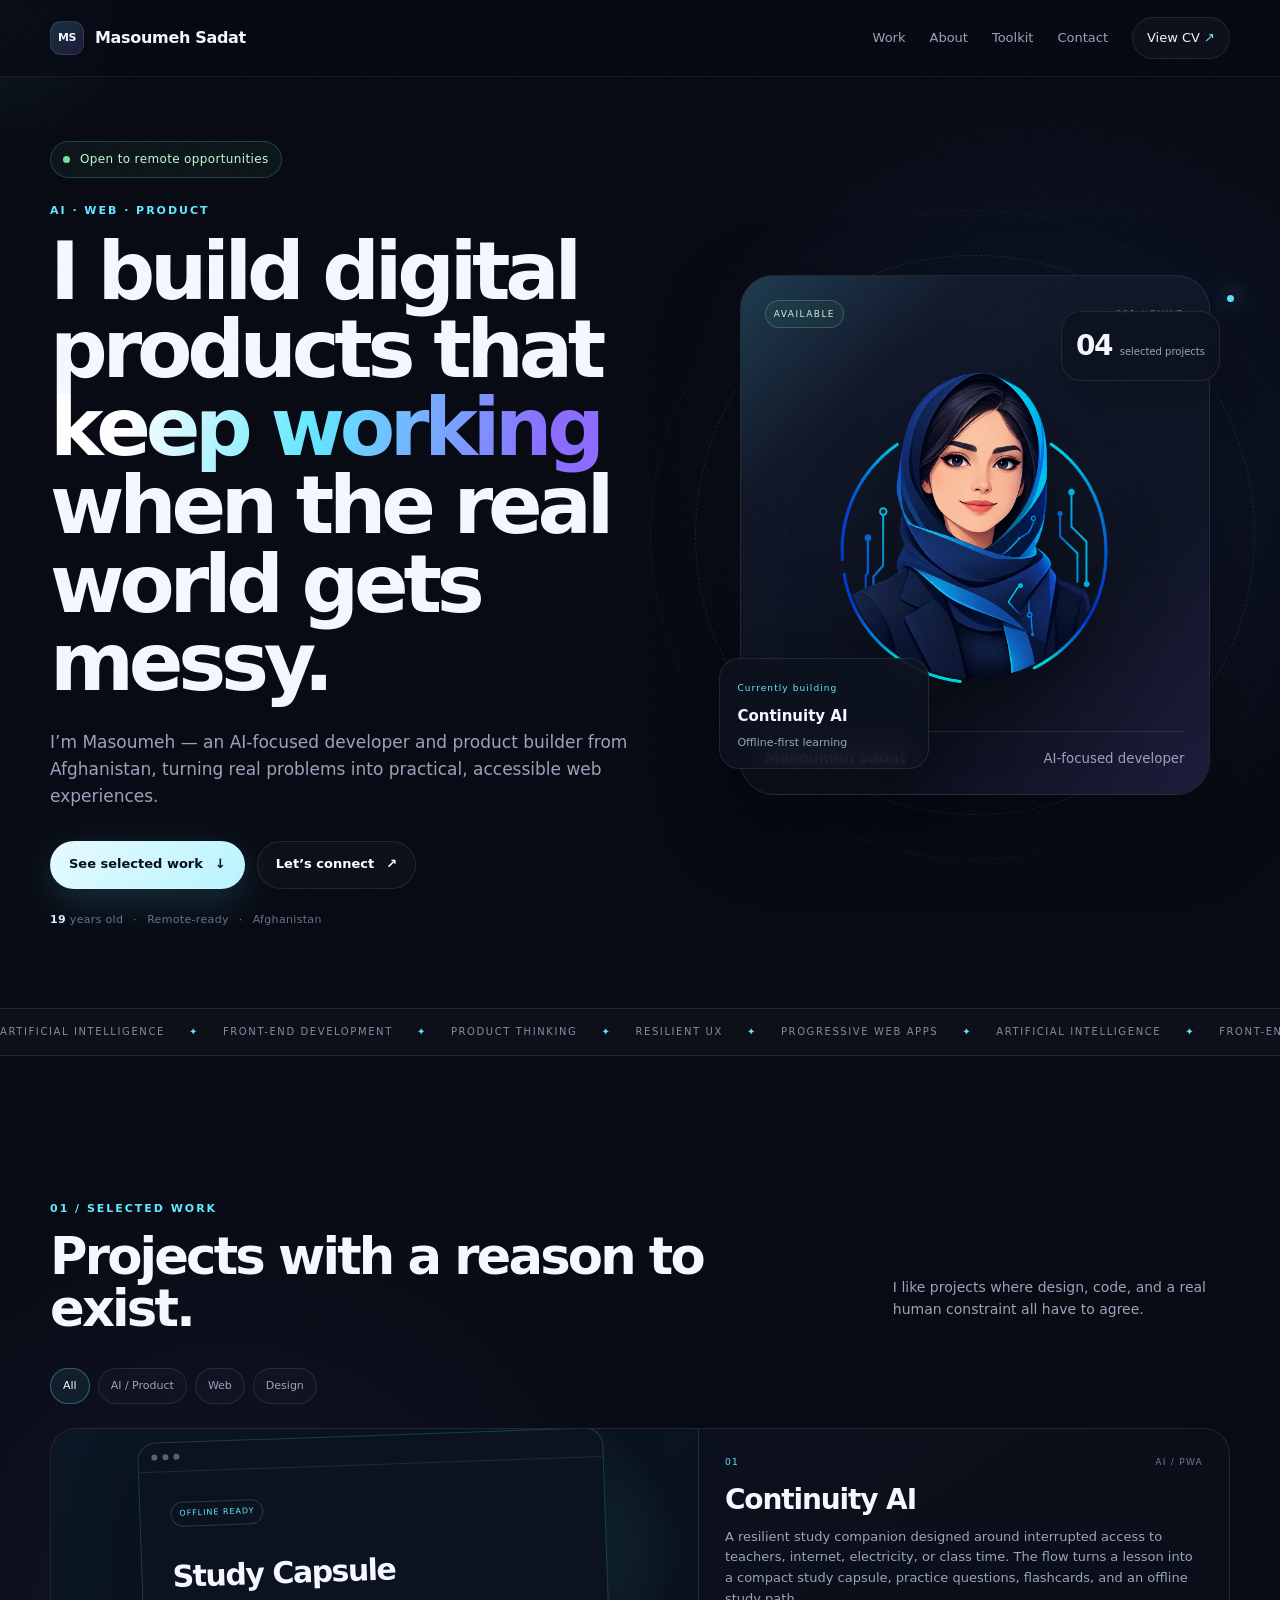
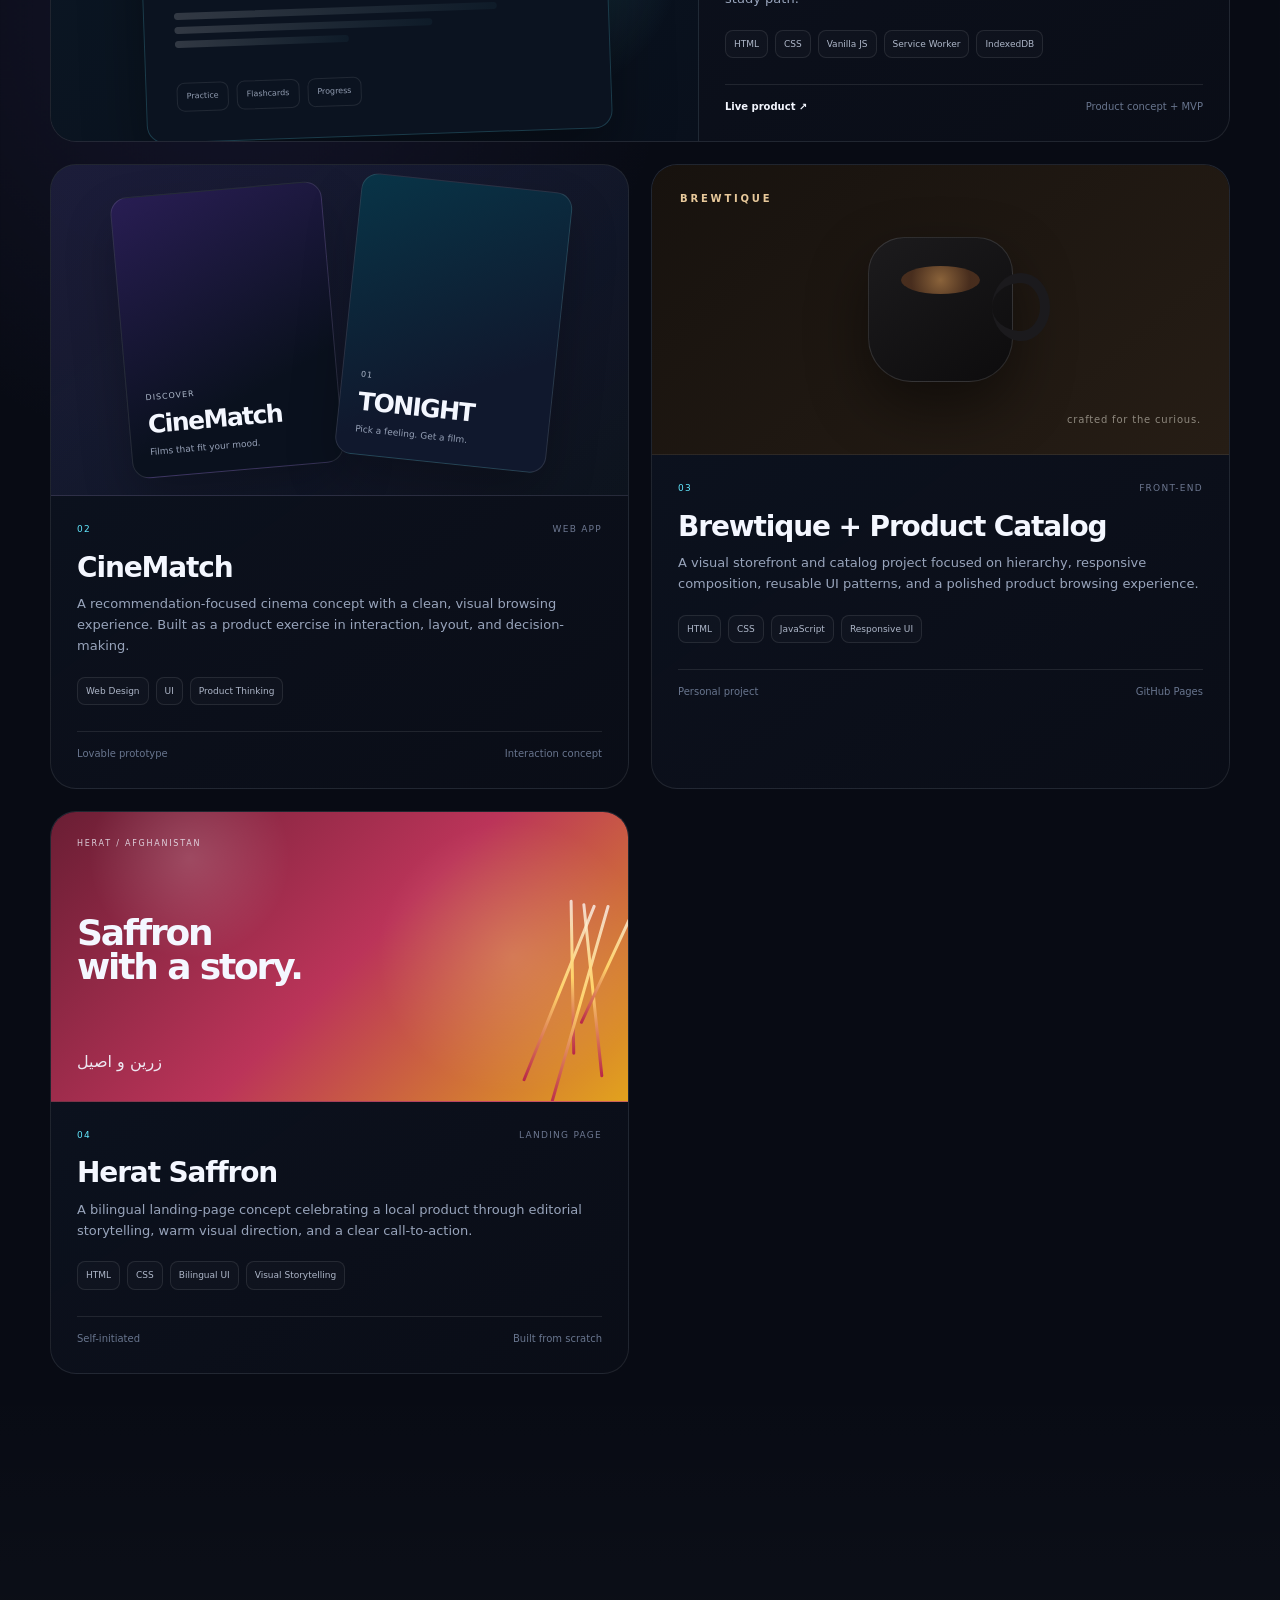
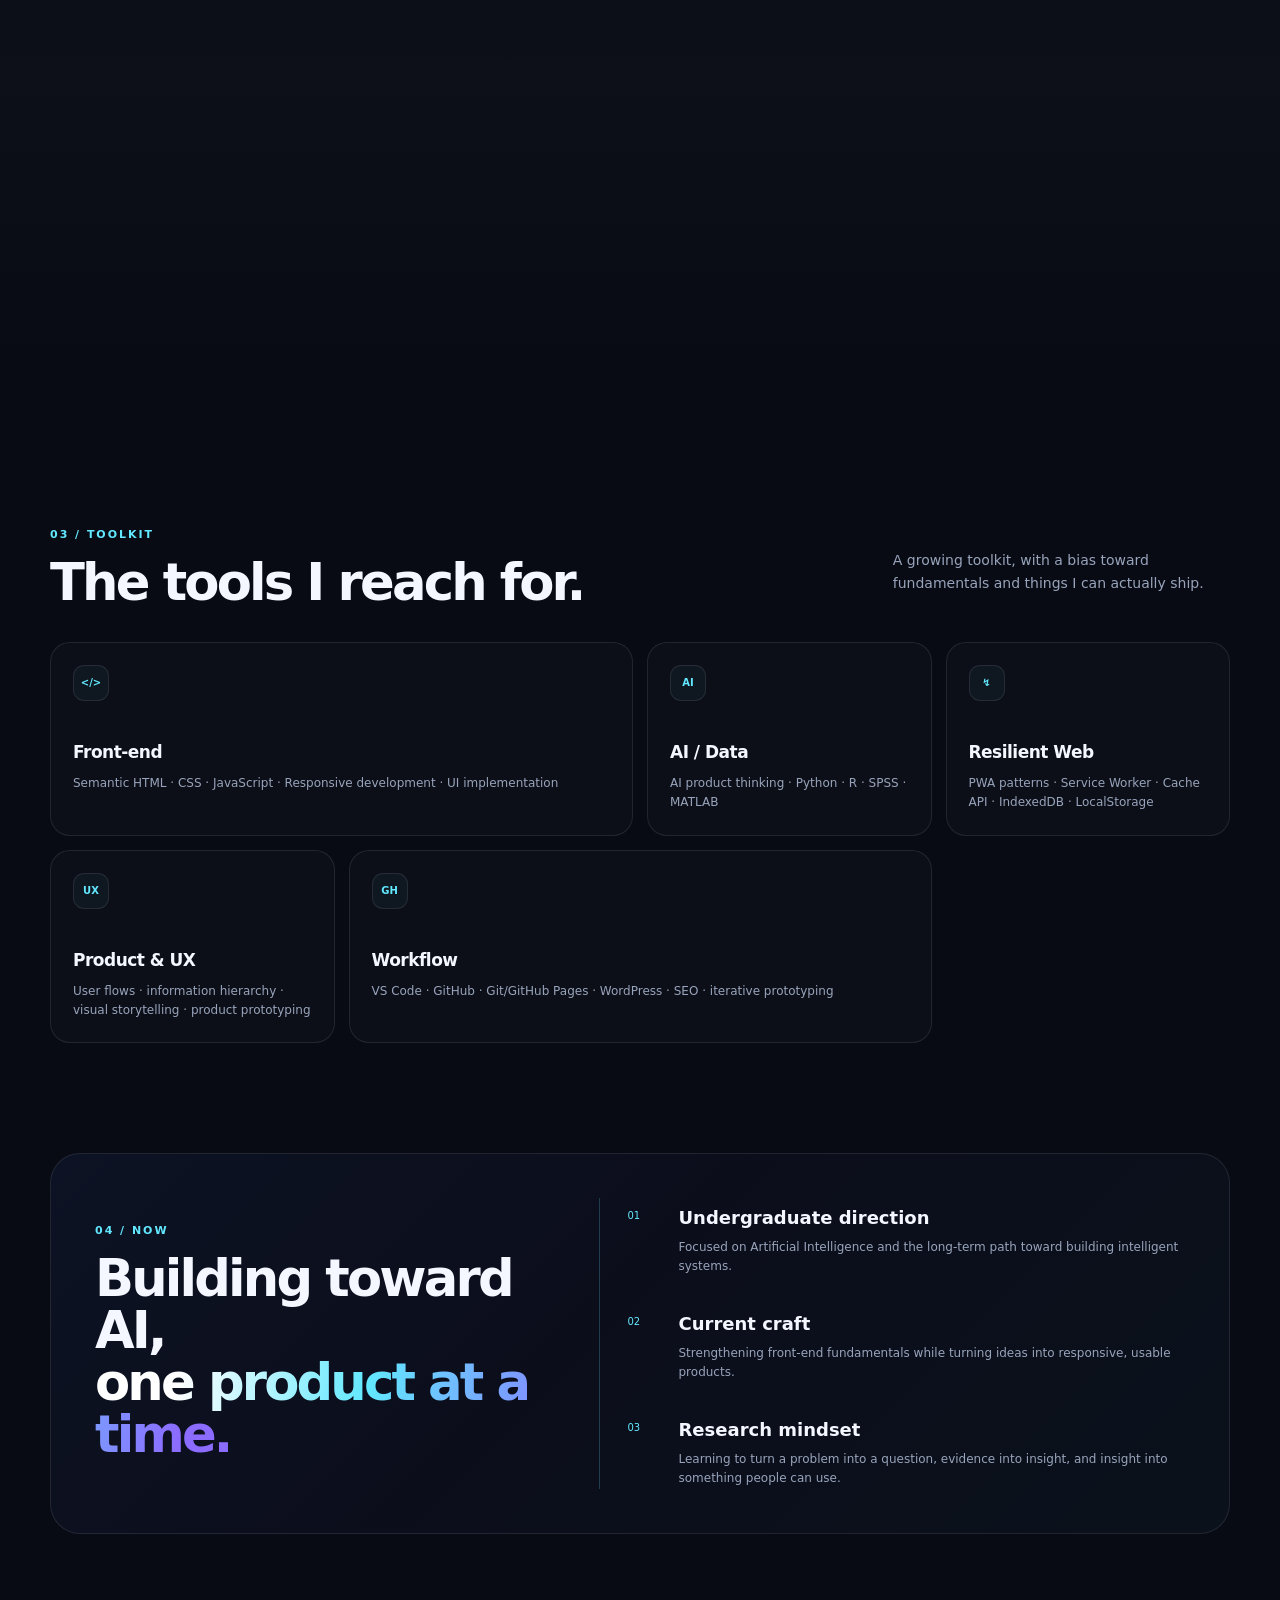
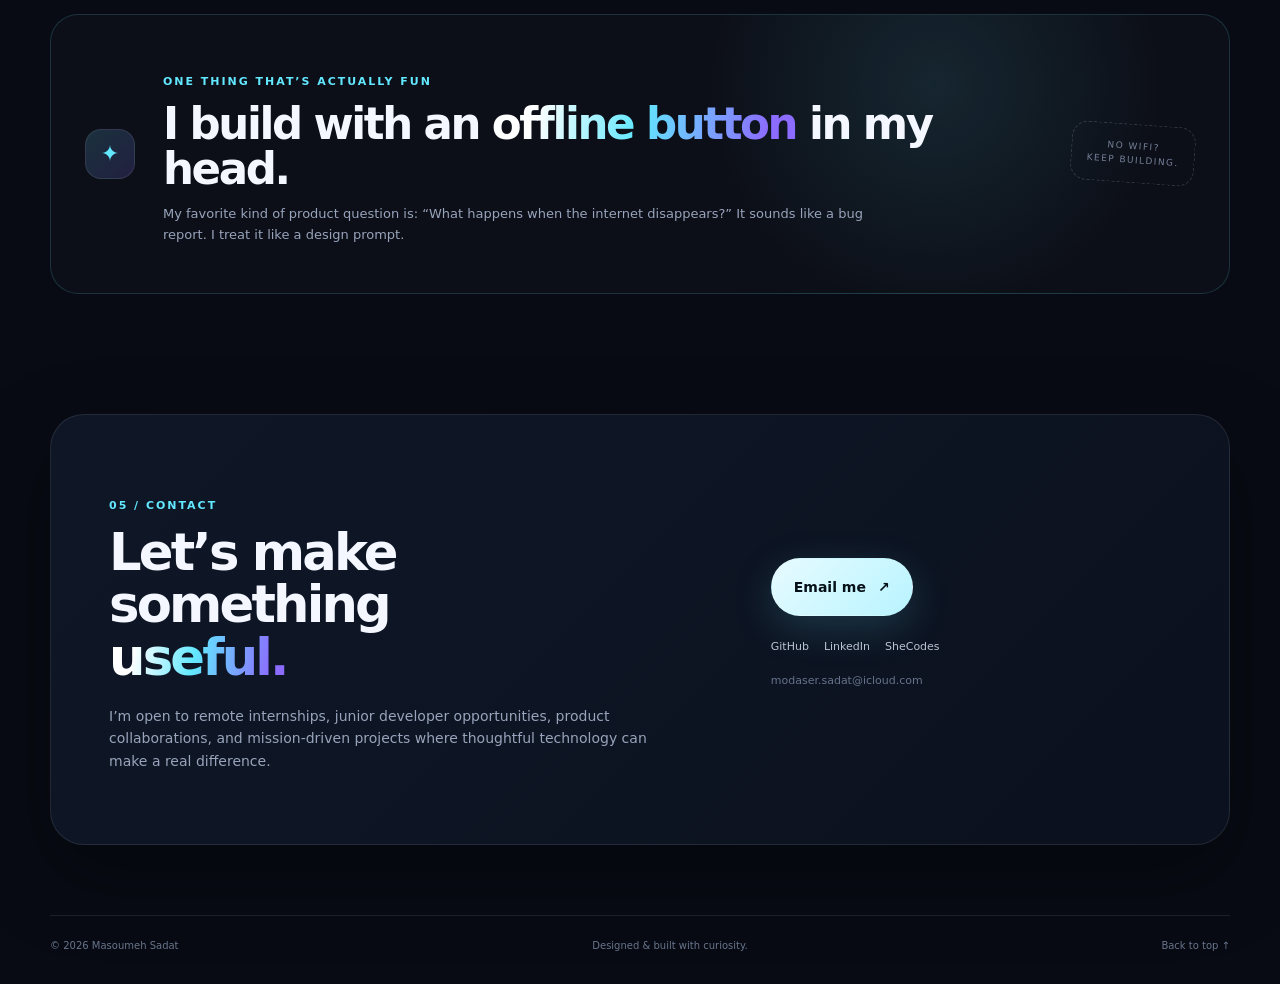
<file: index.html>
<!doctype html>
<html lang="en">
<head>
  <meta charset="utf-8" />
  <meta name="viewport" content="width=device-width, initial-scale=1" />
  <meta name="theme-color" content="#080b14" />
  <meta name="description" content="Masoumeh Sadat — AI-focused developer and product builder creating resilient, thoughtful digital experiences." />
  <meta property="og:title" content="Masoumeh Sadat — AI-Focused Developer" />
  <meta property="og:description" content="AI-focused developer and product builder building thoughtful, resilient web experiences." />
  <meta property="og:type" content="website" />
  <title>Masoumeh Sadat — AI-Focused Developer</title>
  <link rel="icon" href="avatar.png" type="image/png" />
  <link rel="stylesheet" href="style.css" />
</head>
<body>
  <div class="site-noise" aria-hidden="true"></div>
  <div class="cursor-glow" aria-hidden="true"></div>

  <header class="nav-wrap">
    <nav class="nav container" aria-label="Primary navigation">
      <a class="brand" href="#top" aria-label="Masoumeh Sadat home">
        <span class="brand-mark">MS</span>
        <span>Masoumeh Sadat</span>
      </a>

      <button class="nav-toggle" aria-label="Open navigation" aria-expanded="false" aria-controls="nav-links">
        <span></span><span></span>
      </button>

      <div class="nav-links" id="nav-links">
        <a href="#work">Work</a>
        <a href="#about">About</a>
        <a href="#toolkit">Toolkit</a>
        <a href="#contact">Contact</a>
        <a class="nav-cta" href="resume.html" target="_blank" rel="noreferrer">View CV <span>↗</span></a>
      </div>
    </nav>
  </header>

  <main id="top">
    <section class="hero container">
      <div class="hero-copy reveal">
        <div class="eyebrow"><span class="pulse-dot"></span> Open to remote opportunities</div>
        <p class="hero-kicker">AI · WEB · PRODUCT</p>
        <h1>I build digital products that <span>keep working</span> when the real world gets messy.</h1>
        <p class="hero-lede">I’m Masoumeh — an AI-focused developer and product builder from Afghanistan, turning real problems into practical, accessible web experiences.</p>
        <div class="hero-actions">
          <a class="button button-primary" href="#work">See selected work <span>↓</span></a>
          <a class="button button-ghost" href="mailto:modaser.sadat@icloud.com">Let’s connect <span>↗</span></a>
        </div>
        <div class="micro-proof">
          <span><b>19</b> years old</span>
          <span>·</span>
          <span>Remote-ready</span>
          <span>·</span>
          <span>Afghanistan</span>
        </div>
      </div>

      <div class="hero-visual reveal reveal-delay">
        <div class="orbit orbit-a"></div>
        <div class="orbit orbit-b"></div>
        <div class="visual-card avatar-card">
          <div class="avatar-topline">
            <span class="mini-chip">AVAILABLE</span>
            <span class="mini-code">001 / BUILD</span>
          </div>
          <img src="avatar.png" alt="Stylized professional avatar" class="avatar" />
          <div class="avatar-caption">
            <span>Masoumeh Sadat</span>
            <small>AI-focused developer</small>
          </div>
        </div>
        <div class="floating-card floating-card-one">
          <span class="floating-label">Currently building</span>
          <strong>Continuity AI</strong>
          <small>Offline-first learning</small>
        </div>
        <div class="floating-card floating-card-two">
          <span class="stat-number">04</span>
          <small>selected projects</small>
        </div>
      </div>
    </section>

    <section class="ticker" aria-label="Core focus areas">
      <div class="ticker-track">
        <span>Artificial Intelligence</span><i>✦</i><span>Front-end Development</span><i>✦</i><span>Product Thinking</span><i>✦</i><span>Resilient UX</span><i>✦</i><span>Progressive Web Apps</span><i>✦</i>
        <span>Artificial Intelligence</span><i>✦</i><span>Front-end Development</span><i>✦</i><span>Product Thinking</span><i>✦</i><span>Resilient UX</span><i>✦</i><span>Progressive Web Apps</span><i>✦</i>
      </div>
    </section>

    <section class="section container" id="work">
      <div class="section-heading reveal">
        <div>
          <p class="section-label">01 / SELECTED WORK</p>
          <h2>Projects with a reason to exist.</h2>
        </div>
        <p class="section-intro">I like projects where design, code, and a real human constraint all have to agree.</p>
      </div>

      <div class="filter-row reveal" role="tablist" aria-label="Project filters">
        <button class="filter active" data-filter="all" role="tab" aria-selected="true">All</button>
        <button class="filter" data-filter="ai" role="tab" aria-selected="false">AI / Product</button>
        <button class="filter" data-filter="web" role="tab" aria-selected="false">Web</button>
        <button class="filter" data-filter="design" role="tab" aria-selected="false">Design</button>
      </div>

      <div class="project-grid">
        <article class="project-card featured reveal" data-tags="ai web">
          <div class="project-visual continuity-visual">
            <div class="project-window">
              <div class="window-dots"><span></span><span></span><span></span></div>
              <div class="window-body">
                <div class="capsule-pill">OFFLINE READY</div>
                <div class="capsule-title">Study Capsule</div>
                <div class="capsule-lines"><i></i><i></i><i></i></div>
                <div class="capsule-bottom"><span>Practice</span><span>Flashcards</span><span>Progress</span></div>
              </div>
            </div>
          </div>
          <div class="project-content">
            <div class="project-topline"><span class="project-index">01</span><span class="project-type">AI / PWA</span></div>
            <h3>Continuity AI</h3>
            <p>A resilient study companion designed around interrupted access to teachers, internet, electricity, or class time. The flow turns a lesson into a compact study capsule, practice questions, flashcards, and an offline study path.</p>
            <div class="tag-row"><span>HTML</span><span>CSS</span><span>Vanilla JS</span><span>Service Worker</span><span>IndexedDB</span></div>
            <div class="project-actions"><a href="https://continuityai.lovable.app/" target="_blank" rel="noreferrer">Live product ↗</a><span>Product concept + MVP</span></div>
          </div>
        </article>

        <article class="project-card reveal" data-tags="web design">
          <div class="project-visual cine-visual">
            <div class="poster poster-one"><span>DISCOVER</span><strong>CineMatch</strong><small>Films that fit your mood.</small></div>
            <div class="poster poster-two"><span>01</span><strong>TONIGHT</strong><small>Pick a feeling. Get a film.</small></div>
          </div>
          <div class="project-content">
            <div class="project-topline"><span class="project-index">02</span><span class="project-type">WEB APP</span></div>
            <h3>CineMatch</h3>
            <p>A recommendation-focused cinema concept with a clean, visual browsing experience. Built as a product exercise in interaction, layout, and decision-making.</p>
            <div class="tag-row"><span>Web Design</span><span>UI</span><span>Product Thinking</span></div>
            <div class="project-actions"><span>Lovable prototype</span><span>Interaction concept</span></div>
          </div>
        </article>

        <article class="project-card reveal" data-tags="web design">
          <div class="project-visual brew-visual">
            <div class="brew-label">BREWTIQUE</div>
            <div class="brew-cup"><span></span></div>
            <div class="brew-caption">crafted for the curious.</div>
          </div>
          <div class="project-content">
            <div class="project-topline"><span class="project-index">03</span><span class="project-type">FRONT-END</span></div>
            <h3>Brewtique + Product Catalog</h3>
            <p>A visual storefront and catalog project focused on hierarchy, responsive composition, reusable UI patterns, and a polished product browsing experience.</p>
            <div class="tag-row"><span>HTML</span><span>CSS</span><span>JavaScript</span><span>Responsive UI</span></div>
            <div class="project-actions"><span>Personal project</span><span>GitHub Pages</span></div>
          </div>
        </article>

        <article class="project-card reveal" data-tags="web design">
          <div class="project-visual saffron-visual">
            <div class="saffron-sky"></div>
            <div class="saffron-copy"><small>HERAT / AFGHANISTAN</small><strong>Saffron<br/>with a story.</strong><em>زرین و اصیل</em></div>
            <div class="saffron-stems"><i></i><i></i><i></i><i></i><i></i></div>
          </div>
          <div class="project-content">
            <div class="project-topline"><span class="project-index">04</span><span class="project-type">LANDING PAGE</span></div>
            <h3>Herat Saffron</h3>
            <p>A bilingual landing-page concept celebrating a local product through editorial storytelling, warm visual direction, and a clear call-to-action.</p>
            <div class="tag-row"><span>HTML</span><span>CSS</span><span>Bilingual UI</span><span>Visual Storytelling</span></div>
            <div class="project-actions"><span>Self-initiated</span><span>Built from scratch</span></div>
          </div>
        </article>
      </div>
    </section>

    <section class="section about-section" id="about">
      <div class="container split-layout">
        <div class="about-statement reveal">
          <p class="section-label">02 / ABOUT</p>
          <h2>I care about what happens <span>after the launch button.</span></h2>
          <p>My work sits at the intersection of artificial intelligence, front-end development, and product thinking. I’m interested in technology that is not only impressive in a demo, but understandable, useful, and resilient in the hands of a real person.</p>
          <p>Being a student building from Afghanistan has made constraints impossible to ignore. Unstable connectivity, interrupted electricity, and limited access to learning resources are not edge cases to me — they shape how I think about products.</p>
          <a class="text-link" href="mailto:modaser.sadat@icloud.com">Start a conversation <span>↗</span></a>
        </div>

        <div class="about-panel reveal reveal-delay">
          <div class="mini-section-title">WHAT I’M ABOUT</div>
          <div class="principle-list">
            <div class="principle"><span>01</span><div><strong>Build simply.</strong><p>Clear interfaces, straightforward code, fewer unnecessary moving parts.</p></div></div>
            <div class="principle"><span>02</span><div><strong>Design for reality.</strong><p>Connectivity, device limits, attention, and imperfect conditions belong in the product brief.</p></div></div>
            <div class="principle"><span>03</span><div><strong>Keep learning.</strong><p>AI is my long-term direction, while web development is the craft I use to turn ideas into working products.</p></div></div>
          </div>
        </div>
      </div>
    </section>

    <section class="section container" id="toolkit">
      <div class="section-heading reveal">
        <div>
          <p class="section-label">03 / TOOLKIT</p>
          <h2>The tools I reach for.</h2>
        </div>
        <p class="section-intro">A growing toolkit, with a bias toward fundamentals and things I can actually ship.</p>
      </div>

      <div class="toolkit-grid reveal">
        <div class="tool-card tool-wide">
          <div class="tool-icon">&lt;/&gt;</div>
          <h3>Front-end</h3>
          <p>Semantic HTML · CSS · JavaScript · Responsive development · UI implementation</p>
        </div>
        <div class="tool-card">
          <div class="tool-icon">AI</div>
          <h3>AI / Data</h3>
          <p>AI product thinking · Python · R · SPSS · MATLAB</p>
        </div>
        <div class="tool-card">
          <div class="tool-icon">↯</div>
          <h3>Resilient Web</h3>
          <p>PWA patterns · Service Worker · Cache API · IndexedDB · LocalStorage</p>
        </div>
        <div class="tool-card">
          <div class="tool-icon">UX</div>
          <h3>Product & UX</h3>
          <p>User flows · information hierarchy · visual storytelling · product prototyping</p>
        </div>
        <div class="tool-card tool-wide">
          <div class="tool-icon">GH</div>
          <h3>Workflow</h3>
          <p>VS Code · GitHub · Git/GitHub Pages · WordPress · SEO · iterative prototyping</p>
        </div>
      </div>
    </section>

    <section class="section journey-section">
      <div class="container">
        <div class="journey-shell reveal">
          <div class="journey-intro">
            <p class="section-label">04 / NOW</p>
            <h2>Building toward AI,<br/><span>one product at a time.</span></h2>
          </div>
          <div class="journey-items">
            <div class="journey-item"><span>01</span><div><strong>Undergraduate direction</strong><p>Focused on Artificial Intelligence and the long-term path toward building intelligent systems.</p></div></div>
            <div class="journey-item"><span>02</span><div><strong>Current craft</strong><p>Strengthening front-end fundamentals while turning ideas into responsive, usable products.</p></div></div>
            <div class="journey-item"><span>03</span><div><strong>Research mindset</strong><p>Learning to turn a problem into a question, evidence into insight, and insight into something people can use.</p></div></div>
          </div>
        </div>
      </div>
    </section>

    <section class="section container fun-section">
      <div class="fun-card reveal">
        <div class="fun-icon">✦</div>
        <div>
          <p class="section-label">ONE THING THAT’S ACTUALLY FUN</p>
          <h2>I build with an <span>offline button</span> in my head.</h2>
          <p>My favorite kind of product question is: “What happens when the internet disappears?” It sounds like a bug report. I treat it like a design prompt.</p>
        </div>
        <div class="fun-stamp">NO WIFI?<br/>KEEP BUILDING.</div>
      </div>
    </section>

    <section class="section contact-section" id="contact">
      <div class="container contact-shell reveal">
        <div>
          <p class="section-label">05 / CONTACT</p>
          <h2>Let’s make something<br/><span>useful.</span></h2>
          <p class="contact-copy">I’m open to remote internships, junior developer opportunities, product collaborations, and mission-driven projects where thoughtful technology can make a real difference.</p>
        </div>
        <div class="contact-actions">
          <a class="button button-primary button-large" href="mailto:modaser.sadat@icloud.com">Email me <span>↗</span></a>
          <div class="social-row">
            <a href="https://github.com/" target="_blank" rel="noreferrer" aria-label="GitHub">GitHub</a>
            <a href="https://www.linkedin.com/" target="_blank" rel="noreferrer" aria-label="LinkedIn">LinkedIn</a>
            <a href="https://www.shecodes.io/" target="_blank" rel="noreferrer" aria-label="SheCodes">SheCodes</a>
          </div>
          <p class="contact-email">modaser.sadat@icloud.com</p>
        </div>
      </div>
    </section>
  </main>

  <footer class="footer container">
    <span>© <span id="year"></span> Masoumeh Sadat</span>
    <span>Designed & built with curiosity.</span>
    <a href="#top">Back to top ↑</a>
  </footer>

  <script src="script.js"></script>
</body>
</html>
</file>
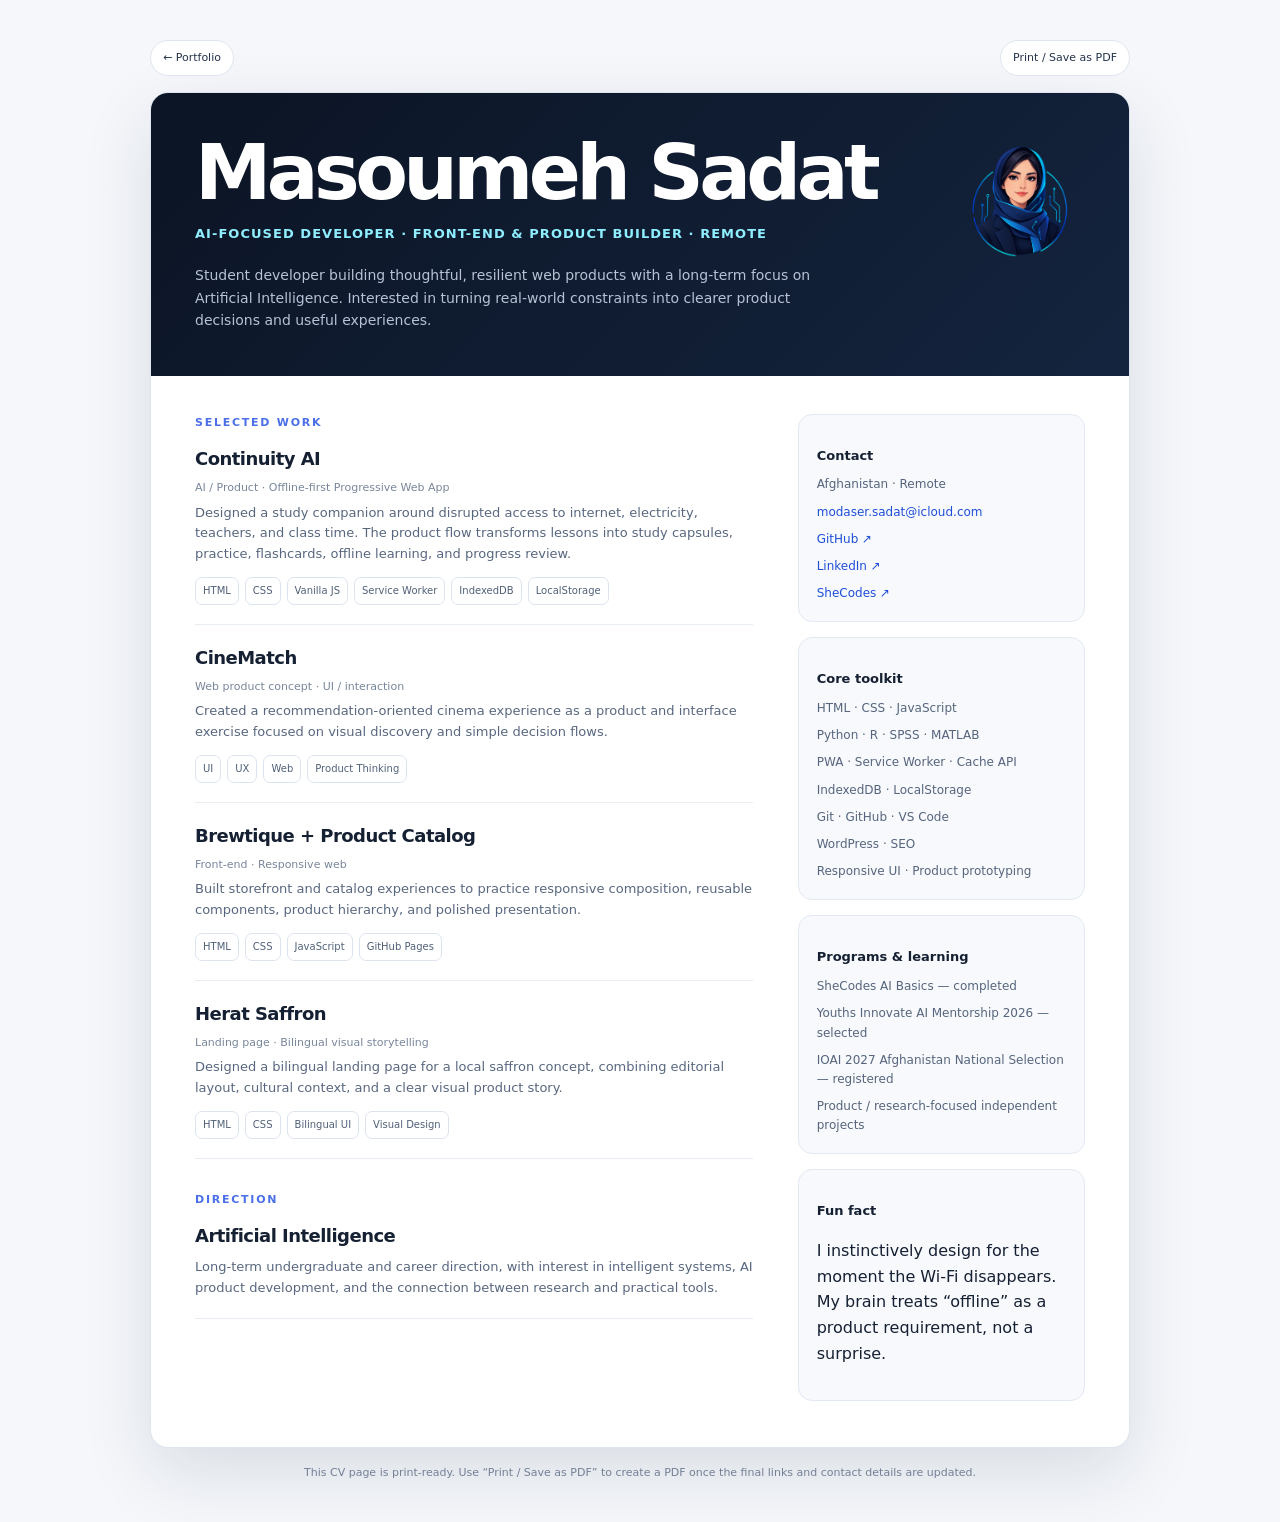
<file: resume.html>
<!doctype html>
<html lang="en">
<head>
  <meta charset="utf-8" />
  <meta name="viewport" content="width=device-width, initial-scale=1" />
  <title>Masoumeh Sadat — CV</title>
  <meta name="description" content="CV of Masoumeh Sadat, AI-focused developer and product builder." />
  <link rel="icon" href="avatar.png" type="image/png" />
  <link rel="stylesheet" href="style.css" />
  <style>
    body { background: #f5f7fb; color:#152033; }
    .cv-wrap { width:min(100% - 28px, 980px); margin:40px auto; }
    .cv-paper { background:#fff; border:1px solid #dfe5ef; box-shadow:0 24px 70px rgba(20,32,51,.12); border-radius:18px; overflow:hidden; }
    .cv-head { display:grid; grid-template-columns:1fr auto; gap:30px; padding:44px; background:linear-gradient(135deg,#0b1424,#14243e); color:#fff; }
    .cv-head h1 { margin:0; font-size:clamp(2.4rem,6vw,4.8rem); line-height:.95; letter-spacing:-.06em; }
    .cv-title { margin:14px 0 0; color:#8feeff; font-weight:800; font-size:13px; letter-spacing:.08em; text-transform:uppercase; }
    .cv-summary { margin:20px 0 0; max-width:650px; color:#b7c2d6; font-size:14px; }
    .cv-avatar { width:130px; height:130px; object-fit:contain; align-self:start; }
    .cv-body { padding:38px 44px 46px; display:grid; grid-template-columns:1.32fr .68fr; gap:45px; }
    .cv-section + .cv-section { margin-top:32px; }
    .cv-section h2 { margin:0 0 14px; font-size:11px; letter-spacing:.16em; text-transform:uppercase; color:#4b6fe8; }
    .cv-section h3 { margin:0; font-size:18px; letter-spacing:-.03em; }
    .cv-section p { margin:6px 0 0; color:#58677f; font-size:13px; }
    .cv-item { padding:0 0 19px; border-bottom:1px solid #e8edf4; margin-bottom:19px; }
    .cv-meta { margin-top:5px; color:#78869b; font-size:11px; }
    .cv-tags { display:flex; flex-wrap:wrap; gap:6px; margin-top:12px; }
    .cv-tags span { border:1px solid #dde4ef; padding:5px 7px; border-radius:7px; font-size:10px; color:#506078; }
    .cv-sidebox { padding:18px; background:#f7f9fc; border:1px solid #e3e9f2; border-radius:14px; }
    .cv-sidebox + .cv-sidebox { margin-top:15px; }
    .cv-sidebox h3 { font-size:13px; margin-bottom:9px; }
    .cv-list { margin:0; padding:0; list-style:none; display:grid; gap:8px; }
    .cv-list li { color:#56657d; font-size:12px; }
    .cv-contact a { color:#1f4ed8; }
    .cv-note { text-align:center; color:#738096; font-size:11px; margin:16px 0; }
    .cv-tools { display:flex; justify-content:space-between; gap:10px; margin-bottom:16px; }
    .cv-tools a, .cv-tools button { border:1px solid #dfe5ef; background:#fff; color:#23324a; border-radius:999px; padding:8px 12px; font-size:11px; cursor:pointer; }
    @media (max-width: 720px) {
      .cv-head { grid-template-columns:1fr; padding:30px; }
      .cv-avatar { width:110px; }
      .cv-body { padding:30px; grid-template-columns:1fr; }
      .cv-tools { position:sticky; top:8px; z-index:2; }
    }
    @media print {
      body { background:#fff; }
      .cv-wrap { width:100%; margin:0; }
      .cv-paper { border:0; box-shadow:none; border-radius:0; }
      .cv-tools, .cv-note { display:none; }
      .cv-head { -webkit-print-color-adjust:exact; print-color-adjust:exact; }
    }
  </style>
</head>
<body>
  <div class="cv-wrap">
    <div class="cv-tools">
      <a href="index.html">← Portfolio</a>
      <button type="button" onclick="window.print()">Print / Save as PDF</button>
    </div>
    <article class="cv-paper">
      <header class="cv-head">
        <div>
          <h1>Masoumeh Sadat</h1>
          <div class="cv-title">AI-Focused Developer · Front-end & Product Builder · Remote</div>
          <p class="cv-summary">Student developer building thoughtful, resilient web products with a long-term focus on Artificial Intelligence. Interested in turning real-world constraints into clearer product decisions and useful experiences.</p>
        </div>
        <img src="avatar.png" alt="Professional digital avatar" class="cv-avatar" />
      </header>

      <div class="cv-body">
        <div>
          <section class="cv-section">
            <h2>Selected work</h2>
            <div class="cv-item">
              <h3>Continuity AI</h3>
              <div class="cv-meta">AI / Product · Offline-first Progressive Web App</div>
              <p>Designed a study companion around disrupted access to internet, electricity, teachers, and class time. The product flow transforms lessons into study capsules, practice, flashcards, offline learning, and progress review.</p>
              <div class="cv-tags"><span>HTML</span><span>CSS</span><span>Vanilla JS</span><span>Service Worker</span><span>IndexedDB</span><span>LocalStorage</span></div>
            </div>
            <div class="cv-item">
              <h3>CineMatch</h3>
              <div class="cv-meta">Web product concept · UI / interaction</div>
              <p>Created a recommendation-oriented cinema experience as a product and interface exercise focused on visual discovery and simple decision flows.</p>
              <div class="cv-tags"><span>UI</span><span>UX</span><span>Web</span><span>Product Thinking</span></div>
            </div>
            <div class="cv-item">
              <h3>Brewtique + Product Catalog</h3>
              <div class="cv-meta">Front-end · Responsive web</div>
              <p>Built storefront and catalog experiences to practice responsive composition, reusable components, product hierarchy, and polished presentation.</p>
              <div class="cv-tags"><span>HTML</span><span>CSS</span><span>JavaScript</span><span>GitHub Pages</span></div>
            </div>
            <div class="cv-item">
              <h3>Herat Saffron</h3>
              <div class="cv-meta">Landing page · Bilingual visual storytelling</div>
              <p>Designed a bilingual landing page for a local saffron concept, combining editorial layout, cultural context, and a clear visual product story.</p>
              <div class="cv-tags"><span>HTML</span><span>CSS</span><span>Bilingual UI</span><span>Visual Design</span></div>
            </div>
          </section>

          <section class="cv-section">
            <h2>Direction</h2>
            <div class="cv-item">
              <h3>Artificial Intelligence</h3>
              <p>Long-term undergraduate and career direction, with interest in intelligent systems, AI product development, and the connection between research and practical tools.</p>
            </div>
          </section>
        </div>

        <aside>
          <div class="cv-sidebox cv-contact">
            <h3>Contact</h3>
            <ul class="cv-list">
              <li>Afghanistan · Remote</li>
              <li><a href="mailto:modaser.sadat@icloud.com">modaser.sadat@icloud.com</a></li>
              <li><a href="https://github.com/" target="_blank" rel="noreferrer">GitHub ↗</a></li>
              <li><a href="https://www.linkedin.com/" target="_blank" rel="noreferrer">LinkedIn ↗</a></li>
              <li><a href="https://www.shecodes.io/" target="_blank" rel="noreferrer">SheCodes ↗</a></li>
            </ul>
          </div>
          <div class="cv-sidebox">
            <h3>Core toolkit</h3>
            <ul class="cv-list">
              <li>HTML · CSS · JavaScript</li>
              <li>Python · R · SPSS · MATLAB</li>
              <li>PWA · Service Worker · Cache API</li>
              <li>IndexedDB · LocalStorage</li>
              <li>Git · GitHub · VS Code</li>
              <li>WordPress · SEO</li>
              <li>Responsive UI · Product prototyping</li>
            </ul>
          </div>
          <div class="cv-sidebox">
            <h3>Programs & learning</h3>
            <ul class="cv-list">
              <li>SheCodes AI Basics — completed</li>
              <li>Youths Innovate AI Mentorship 2026 — selected</li>
              <li>IOAI 2027 Afghanistan National Selection — registered</li>
              <li>Product / research-focused independent projects</li>
            </ul>
          </div>
          <div class="cv-sidebox">
            <h3>Fun fact</h3>
            <p>I instinctively design for the moment the Wi‑Fi disappears. My brain treats “offline” as a product requirement, not a surprise.</p>
          </div>
        </aside>
      </div>
    </article>
    <p class="cv-note">This CV page is print-ready. Use “Print / Save as PDF” to create a PDF once the final links and contact details are updated.</p>
  </div>
</body>
</html>
</file>
<file: style.css>
:root {
  --bg: #080b14;
  --bg-soft: #0d1220;
  --panel: rgba(15, 21, 36, 0.84);
  --panel-strong: #10182a;
  --text: #f4f7ff;
  --muted: #98a4bb;
  --line: rgba(255,255,255,.09);
  --cyan: #62e8ff;
  --blue: #4c7dff;
  --violet: #8b6cff;
  --orange: #ffad66;
  --green: #72e2a1;
  --shadow: 0 30px 80px rgba(0,0,0,.35);
  --radius: 26px;
  --container: 1180px;
}

* { box-sizing: border-box; }
html { scroll-behavior: smooth; }
body {
  margin: 0;
  color: var(--text);
  background:
    radial-gradient(circle at 82% 8%, rgba(76,125,255,.12), transparent 24rem),
    radial-gradient(circle at 18% 28%, rgba(139,108,255,.09), transparent 28rem),
    var(--bg);
  font-family: Inter, ui-sans-serif, system-ui, -apple-system, BlinkMacSystemFont, "Segoe UI", sans-serif;
  line-height: 1.6;
  overflow-x: hidden;
}

::selection { background: rgba(98,232,255,.22); color: #fff; }
a { color: inherit; text-decoration: none; }
button, a { -webkit-tap-highlight-color: transparent; }
button { font: inherit; }

.site-noise {
  position: fixed; inset: 0; pointer-events: none; z-index: 50; opacity: .025;
  background-image: url("data:image/svg+xml,%3Csvg viewBox='0 0 180 180' xmlns='http://www.w3.org/2000/svg'%3E%3Cfilter id='n'%3E%3CfeTurbulence type='fractalNoise' baseFrequency='.9' numOctaves='3' stitchTiles='stitch'/%3E%3C/filter%3E%3Crect width='100%25' height='100%25' filter='url(%23n)' opacity='.5'/%3E%3C/svg%3E");
}
.cursor-glow { position: fixed; width: 320px; height: 320px; border-radius: 50%; pointer-events: none; z-index: 2; transform: translate(-50%, -50%); background: radial-gradient(circle, rgba(98,232,255,.08), transparent 65%); mix-blend-mode: screen; }

.container { width: min(calc(100% - 40px), var(--container)); margin-inline: auto; }

.nav-wrap { position: sticky; top: 0; z-index: 40; backdrop-filter: blur(18px); background: rgba(8,11,20,.72); border-bottom: 1px solid rgba(255,255,255,.06); }
.nav { min-height: 76px; display: flex; align-items: center; justify-content: space-between; gap: 24px; }
.brand { display: inline-flex; align-items: center; gap: 11px; font-weight: 750; letter-spacing: -.02em; }
.brand-mark { display:grid; place-items:center; width: 34px; height: 34px; border: 1px solid var(--line); border-radius: 11px; background: linear-gradient(145deg, rgba(98,232,255,.18), rgba(139,108,255,.16)); font-size: 11px; }
.nav-links { display:flex; align-items:center; gap: 24px; }
.nav-links a:not(.nav-cta) { color: var(--muted); font-size: 13px; transition: color .2s ease; }
.nav-links a:not(.nav-cta):hover { color: var(--text); }
.nav-cta { padding: 10px 14px; border: 1px solid var(--line); border-radius: 999px; font-size: 13px; background: rgba(255,255,255,.03); }
.nav-cta span { color: var(--cyan); }
.nav-toggle { display:none; background:none; border:0; width:42px; height:42px; }
.nav-toggle span { display:block; width:22px; height:1px; margin:5px auto; background:#fff; }

.hero { min-height: calc(100svh - 76px); display:grid; grid-template-columns: 1.08fr .92fr; align-items:center; gap: 70px; padding-top: 64px; padding-bottom: 80px; }
.eyebrow { display:inline-flex; align-items:center; gap:10px; padding: 8px 12px; border:1px solid rgba(114,226,161,.22); background:rgba(114,226,161,.055); border-radius:999px; color:#c3f7d7; font-size:12px; letter-spacing:.03em; }
.pulse-dot { width: 7px; height: 7px; border-radius:50%; background:var(--green); box-shadow:0 0 0 0 rgba(114,226,161,.65); animation:pulse 2s infinite; }
@keyframes pulse { 70% { box-shadow: 0 0 0 9px rgba(114,226,161,0); } 100% { box-shadow: 0 0 0 0 rgba(114,226,161,0); } }
.hero-kicker, .section-label { margin: 24px 0 12px; color: var(--cyan); font-size:11px; font-weight:800; letter-spacing:.18em; }
.hero h1 { font-size: clamp(3.3rem, 6.3vw, 6.5rem); line-height: .97; letter-spacing: -.065em; max-width: 900px; margin: 0; }
.hero h1 span, h2 span { background: linear-gradient(100deg, #fff 15%, var(--cyan) 48%, var(--violet) 90%); -webkit-background-clip:text; background-clip:text; color:transparent; }
.hero-lede { color: var(--muted); max-width: 700px; font-size: 17px; margin: 28px 0 0; }
.hero-actions { display:flex; flex-wrap:wrap; gap: 12px; margin-top: 30px; }
.button { display:inline-flex; align-items:center; gap:12px; min-height:48px; padding:0 18px; border-radius:999px; border:1px solid var(--line); font-size:13px; font-weight:760; transition: transform .2s ease, border-color .2s ease, background .2s ease; }
.button:hover { transform: translateY(-2px); border-color:rgba(98,232,255,.35); }
.button-primary { background: linear-gradient(135deg, #e7fbff, #b8f4ff); color:#061018; border-color: transparent; box-shadow: 0 12px 40px rgba(98,232,255,.17); }
.button-ghost { background:rgba(255,255,255,.025); color:#fff; }
.micro-proof { display:flex; gap:10px; flex-wrap:wrap; margin-top:22px; color:#67738a; font-size:11px; letter-spacing:.03em; }
.micro-proof b { color:#dfe8f8; }

.hero-visual { position:relative; min-height: 620px; display:grid; place-items:center; }
.avatar-card { width:min(470px, 92%); height:520px; padding:24px; position:relative; display:flex; flex-direction:column; justify-content:space-between; overflow:hidden; }
.visual-card { border:1px solid rgba(255,255,255,.09); background:linear-gradient(160deg, rgba(21,29,49,.91), rgba(10,14,24,.86)); box-shadow:var(--shadow); border-radius: 34px; }
.visual-card::before { content:""; position:absolute; inset:-2px; background:linear-gradient(135deg, rgba(98,232,255,.16), transparent 24%, transparent 67%, rgba(139,108,255,.16)); border-radius:inherit; pointer-events:none; }
.avatar-topline { display:flex; justify-content:space-between; align-items:center; font-size:9px; letter-spacing:.16em; position:relative; z-index:2; }
.mini-chip { border:1px solid rgba(114,226,161,.26); color:#c3f7d7; padding:6px 8px; border-radius:999px; background:rgba(114,226,161,.05); }
.mini-code { color:#6f7a90; }
.avatar { width: 88%; max-width: 430px; align-self:center; filter: drop-shadow(0 25px 34px rgba(0,0,0,.4)); position:relative; z-index:1; }
.avatar-caption { position:relative; z-index:2; display:flex; justify-content:space-between; align-items:end; border-top:1px solid var(--line); padding-top:14px; }
.avatar-caption span { font-size:15px; font-weight:750; letter-spacing:-.02em; }
.avatar-caption small { color:var(--muted); }
.orbit { position:absolute; border:1px dashed rgba(98,232,255,.13); border-radius:50%; pointer-events:none; }
.orbit-a { width:560px; height:560px; animation:spin 26s linear infinite; }
.orbit-b { width:650px; height:650px; border-color:rgba(139,108,255,.1); animation:spin-rev 35s linear infinite; }
.orbit::after { content:""; width:7px; height:7px; position:absolute; top:13%; right:10%; border-radius:50%; background:var(--cyan); box-shadow:0 0 22px var(--cyan); }
@keyframes spin { to { transform:rotate(360deg); } }
@keyframes spin-rev { to { transform:rotate(-360deg); } }
.floating-card { position:absolute; z-index:5; border:1px solid var(--line); background:rgba(13,18,31,.85); backdrop-filter: blur(14px); box-shadow:0 20px 48px rgba(0,0,0,.24); border-radius:20px; }
.floating-card-one { left:0; bottom: 76px; padding:14px 17px; width: 210px; }
.floating-card-one strong { display:block; margin-top:5px; font-size:15px; }
.floating-card-one small { color:var(--muted); font-size:11px; }
.floating-label { font-size:9px; letter-spacing:.12em; color:var(--cyan); }
.floating-card-two { right: 10px; top: 86px; padding:12px 14px; display:flex; align-items:baseline; gap:8px; }
.stat-number { font-size:28px; font-weight:850; letter-spacing:-.06em; }
.floating-card-two small { color:var(--muted); font-size:10px; }

.ticker { overflow:hidden; border-block:1px solid var(--line); background:rgba(255,255,255,.018); }
.ticker-track { min-width:max-content; display:flex; align-items:center; gap:24px; padding:15px 0; animation:marquee 30s linear infinite; color:#818da3; font-size:10px; letter-spacing:.16em; text-transform:uppercase; }
.ticker-track i { color:var(--cyan); font-style:normal; }
@keyframes marquee { from { transform:translateX(0); } to { transform:translateX(-50%); } }

.section { padding-top: 120px; }
.section-heading { display:grid; grid-template-columns:1fr .42fr; align-items:end; gap:40px; margin-bottom:34px; }
.section-heading h2, .about-statement h2, .journey-intro h2, .fun-card h2, .contact-shell h2 { margin:0; font-size:clamp(2.3rem, 4vw, 4.4rem); line-height:1.02; letter-spacing:-.055em; }
.section-intro { color:var(--muted); font-size:14px; max-width:360px; justify-self:end; }
.filter-row { display:flex; gap:8px; flex-wrap:wrap; margin-bottom:24px; }
.filter { border:1px solid var(--line); background:rgba(255,255,255,.02); color:var(--muted); border-radius:999px; padding:8px 12px; font-size:11px; cursor:pointer; transition:.2s; }
.filter:hover, .filter.active { color:var(--text); border-color:rgba(98,232,255,.34); background:rgba(98,232,255,.07); }

.project-grid { display:grid; grid-template-columns:repeat(2,1fr); gap:22px; }
.project-card { border:1px solid var(--line); border-radius:var(--radius); background:linear-gradient(145deg, rgba(14,20,34,.9), rgba(10,14,24,.86)); overflow:hidden; min-height:100%; transition: transform .25s ease, border-color .25s ease, opacity .25s ease; }
.project-card:hover { transform:translateY(-4px); border-color:rgba(98,232,255,.24); }
.project-card.featured { grid-column:1/-1; display:grid; grid-template-columns:1.1fr .9fr; }
.project-visual { position:relative; min-height:290px; overflow:hidden; border-bottom:1px solid var(--line); }
.featured .project-visual { min-height:100%; border-bottom:0; border-right:1px solid var(--line); }
.project-content { padding:26px; display:flex; flex-direction:column; }
.project-topline { display:flex; justify-content:space-between; align-items:center; gap:12px; font-size:9px; letter-spacing:.14em; color:#6c7790; text-transform:uppercase; }
.project-index { color:var(--cyan); }
.project-content h3 { font-size:28px; line-height:1.05; letter-spacing:-.04em; margin:16px 0 12px; }
.project-content p { color:var(--muted); font-size:13px; margin:0; }
.tag-row { display:flex; flex-wrap:wrap; gap:7px; margin:20px 0 26px; }
.tag-row span { padding:6px 8px; border:1px solid var(--line); border-radius:8px; background:rgba(255,255,255,.02); color:#aeb7c9; font-size:9px; }
.project-actions { margin-top:auto; display:flex; gap:12px; justify-content:space-between; align-items:center; color:#68758e; font-size:10px; padding-top:14px; border-top:1px solid var(--line); }
.project-actions a { color:var(--text); font-weight:700; }
.project-actions a:hover { color:var(--cyan); }

.continuity-visual { background:radial-gradient(circle at 75% 40%, rgba(98,232,255,.18), transparent 28%), linear-gradient(145deg, #0b1724, #09101c); display:grid; place-items:center; }
.project-window { width:72%; max-width:480px; border-radius:18px; overflow:hidden; border:1px solid rgba(98,232,255,.19); background:#0b1320; box-shadow:0 30px 60px rgba(0,0,0,.35); transform:rotate(-2deg); }
.window-dots { padding:11px 13px; border-bottom:1px solid var(--line); display:flex; gap:5px; }
.window-dots span { width:6px; height:6px; border-radius:50%; background:#56617a; }
.window-body { padding:30px; min-height:230px; }
.capsule-pill { color:var(--cyan); border:1px solid rgba(98,232,255,.2); border-radius:999px; width:max-content; padding:5px 8px; font-size:8px; letter-spacing:.12em; }
.capsule-title { margin:26px 0 12px; font-size:30px; font-weight:800; letter-spacing:-.05em; }
.capsule-lines { display:grid; gap:7px; }
.capsule-lines i { height:7px; width:80%; border-radius:99px; background:linear-gradient(90deg, rgba(255,255,255,.16), rgba(98,232,255,.04)); }
.capsule-lines i:nth-child(2){ width:64%; }
.capsule-lines i:nth-child(3){ width:43%; }
.capsule-bottom { margin-top:35px; display:flex; gap:8px; flex-wrap:wrap; }
.capsule-bottom span { border:1px solid var(--line); border-radius:8px; padding:7px 9px; color:#919cb0; font-size:8px; }

.cine-visual { display:flex; align-items:end; justify-content:center; gap:14px; padding:24px; background:linear-gradient(140deg, rgba(139,108,255,.11), rgba(98,232,255,.02)); }
.poster { width:40%; min-width:120px; aspect-ratio:3/4; border-radius:17px; border:1px solid rgba(255,255,255,.11); padding:18px; display:flex; flex-direction:column; justify-content:end; box-shadow:0 24px 50px rgba(0,0,0,.24); }
.poster-one { background:linear-gradient(155deg,#281d53,#0a111e 70%); transform:rotate(-5deg); }
.poster-two { background:linear-gradient(155deg,#083447,#10182d 70%); transform:rotate(6deg) translateY(-7px); }
.poster span { font-size:8px; color:#aeb9cb; letter-spacing:.12em; }
.poster strong { font-size:25px; letter-spacing:-.06em; line-height:1; margin-top:7px; }
.poster small { color:#96a1b7; font-size:9px; margin-top:8px; }

.brew-visual { display:grid; place-items:center; background:linear-gradient(140deg, #17120e, #261d15); }
.brew-label { position:absolute; top:26px; left:28px; color:#e7c89a; font-size:10px; letter-spacing:.28em; font-weight:800; }
.brew-cup { width:145px; height:145px; border-radius:36px 36px 44px 44px; background:linear-gradient(145deg,#1c1b1d,#0d0c0d); border:1px solid rgba(255,255,255,.12); box-shadow:0 25px 60px rgba(0,0,0,.45); position:relative; }
.brew-cup::before { content:""; position:absolute; width:48px; height:48px; border:10px solid #1b1a1d; border-left:0; border-radius:50%; right:-38px; top:35px; }
.brew-cup span { position:absolute; left:32px; right:32px; top:28px; height:28px; border-radius:50%; background:radial-gradient(circle, #a77643, #54331f 70%); opacity:.8; }
.brew-caption { position:absolute; bottom:26px; right:28px; color:#8e887e; font-size:10px; letter-spacing:.08em; }

.saffron-visual { background:linear-gradient(135deg,#6a1e34,#bb3459 52%, #e2a21d); }
.saffron-sky { position:absolute; inset:0; background:radial-gradient(circle at 24% 16%, rgba(255,255,255,.16), transparent 20%), radial-gradient(circle at 80% 50%, rgba(255,236,164,.20), transparent 28%); }
.saffron-copy { position:absolute; inset:26px; z-index:2; display:flex; flex-direction:column; justify-content:space-between; }
.saffron-copy small { font-size:8px; letter-spacing:.22em; opacity:.8; }
.saffron-copy strong { font-size:36px; line-height:.95; letter-spacing:-.06em; }
.saffron-copy em { font-size:16px; font-style:normal; opacity:.92; }
.saffron-stems { position:absolute; right:25px; bottom:-10px; display:flex; gap:8px; transform:rotate(8deg); }
.saffron-stems i { width:3px; height:190px; background:linear-gradient(#ffffffbb, #ffd369, #b82548); border-radius:99px; transform:rotate(14deg); }
.saffron-stems i:nth-child(2){ height:155px; transform:rotate(-9deg); }
.saffron-stems i:nth-child(3){ height:210px; transform:rotate(8deg); }
.saffron-stems i:nth-child(4){ height:175px; transform:rotate(-14deg); }
.saffron-stems i:nth-child(5){ height:125px; transform:rotate(17deg); }

.project-card.is-hidden { display:none; }

.about-section { background:linear-gradient(180deg, transparent, rgba(255,255,255,.018), transparent); }
.split-layout { display:grid; grid-template-columns:1.05fr .95fr; gap:80px; align-items:start; }
.about-statement p:not(.section-label) { color:var(--muted); font-size:15px; max-width:670px; }
.text-link { display:inline-flex; gap:10px; padding-bottom:7px; border-bottom:1px solid rgba(98,232,255,.35); margin-top:14px; color:#f4fbff; font-size:12px; }
.about-panel { padding:26px; border:1px solid var(--line); border-radius:var(--radius); background:rgba(255,255,255,.018); }
.mini-section-title { font-size:9px; letter-spacing:.18em; color:#68758e; }
.principle-list { margin-top:14px; }
.principle { display:grid; grid-template-columns:36px 1fr; gap:18px; padding:20px 0; border-top:1px solid var(--line); }
.principle span { color:var(--cyan); font-size:10px; }
.principle strong { font-size:18px; letter-spacing:-.03em; }
.principle p { margin:5px 0 0; color:var(--muted); font-size:12px; }

.toolkit-grid { display:grid; grid-template-columns:repeat(4,1fr); gap:14px; }
.tool-card { border:1px solid var(--line); padding:22px; border-radius:20px; background:rgba(255,255,255,.018); min-height:190px; }
.tool-wide { grid-column:span 2; }
.tool-icon { width:36px; height:36px; border:1px solid var(--line); border-radius:11px; display:grid; place-items:center; color:var(--cyan); font-size:10px; font-weight:800; margin-bottom:38px; background:rgba(98,232,255,.04); }
.tool-card h3 { font-size:17px; margin:0 0 8px; letter-spacing:-.03em; }
.tool-card p { margin:0; color:var(--muted); font-size:12px; }

.journey-section { padding-top:110px; }
.journey-shell { display:grid; grid-template-columns:.85fr 1.15fr; gap:70px; padding:44px; border:1px solid var(--line); border-radius:30px; background:linear-gradient(135deg, rgba(76,125,255,.07), rgba(139,108,255,.03) 45%, rgba(98,232,255,.03)); }
.journey-items { border-left:1px solid rgba(98,232,255,.22); padding-left:28px; }
.journey-item { display:grid; grid-template-columns:36px 1fr; gap:15px; padding:6px 0 28px; }
.journey-item:last-child { padding-bottom:0; }
.journey-item > span { font-size:10px; color:var(--cyan); padding-top:4px; }
.journey-item strong { font-size:18px; }
.journey-item p { margin:5px 0 0; color:var(--muted); font-size:12px; }

.fun-section { padding-top:80px; }
.fun-card { display:grid; grid-template-columns:auto 1fr auto; gap:28px; align-items:center; padding:34px; border:1px solid rgba(98,232,255,.16); border-radius:28px; background:radial-gradient(circle at 75% 25%, rgba(98,232,255,.1), transparent 25%), rgba(255,255,255,.018); }
.fun-card h2 { font-size:clamp(2rem, 3.4vw, 3.5rem); margin:0; }
.fun-card p:not(.section-label) { color:var(--muted); font-size:13px; max-width:720px; }
.fun-icon { width:50px; height:50px; border-radius:16px; display:grid; place-items:center; background:linear-gradient(135deg, rgba(98,232,255,.16), rgba(139,108,255,.18)); color:var(--cyan); font-size:22px; border:1px solid var(--line); }
.fun-stamp { border:1px dashed rgba(255,255,255,.16); border-radius:16px; padding:15px; color:#758198; font-size:9px; letter-spacing:.16em; line-height:1.5; text-align:center; transform:rotate(4deg); }

.contact-section { padding-bottom:70px; }
.contact-shell { display:grid; grid-template-columns:1fr .7fr; gap:90px; padding:58px; border:1px solid var(--line); border-radius:34px; background:linear-gradient(135deg, #0f1727, #0b111e); box-shadow:var(--shadow); }
.contact-copy { color:var(--muted); font-size:14px; max-width:680px; margin-top:22px; }
.contact-actions { display:flex; flex-direction:column; align-items:flex-start; justify-content:center; }
.button-large { min-height:58px; padding-inline:22px; font-size:14px; }
.social-row { display:flex; gap:15px; margin-top:22px; }
.social-row a { color:#bbc4d5; font-size:11px; padding-bottom:4px; border-bottom:1px solid transparent; }
.social-row a:hover { color:var(--cyan); border-color:rgba(98,232,255,.35); }
.contact-email { color:#66738b; font-size:11px; }

.footer { display:flex; justify-content:space-between; gap:20px; padding:22px 0 30px; border-top:1px solid var(--line); color:#68758b; font-size:10px; }
.footer a:hover { color:#fff; }

.reveal { opacity:0; transform:translateY(18px); transition:opacity .65s ease, transform .65s ease; }
.reveal-delay { transition-delay:.12s; }
.reveal.is-visible { opacity:1; transform:none; }

@media (max-width: 980px) {
  .hero { grid-template-columns:1fr; gap:30px; padding-top:55px; }
  .hero-visual { min-height:560px; }
  .section-heading, .split-layout, .journey-shell, .contact-shell { grid-template-columns:1fr; }
  .section-intro { justify-self:start; }
  .project-card.featured { grid-template-columns:1fr; }
  .featured .project-visual { min-height:350px; border-right:0; border-bottom:1px solid var(--line); }
  .toolkit-grid { grid-template-columns:repeat(2,1fr); }
  .tool-wide { grid-column:span 2; }
  .contact-shell { gap:35px; }
}

@media (max-width: 720px) {
  .container { width:min(calc(100% - 28px), var(--container)); }
  .nav { min-height:68px; }
  .brand span:last-child { display:none; }
  .nav-toggle { display:block; }
  .nav-links { position:absolute; left:14px; right:14px; top:76px; padding:13px; border:1px solid var(--line); background:rgba(8,11,20,.96); backdrop-filter:blur(18px); border-radius:18px; display:none; flex-direction:column; align-items:stretch; gap:4px; box-shadow:var(--shadow); }
  .nav-links.open { display:flex; }
  .nav-links a:not(.nav-cta) { padding:11px 12px; }
  .nav-cta { text-align:center; margin-top:5px; }
  .hero { min-height:auto; padding-top:50px; padding-bottom:60px; }
  .hero h1 { font-size:clamp(2.9rem, 13vw, 4.4rem); }
  .hero-lede { font-size:15px; }
  .hero-visual { min-height:450px; }
  .avatar-card { height:420px; width:min(400px, 100%); }
  .orbit-a { width:430px; height:430px; }
  .orbit-b { width:500px; height:500px; }
  .floating-card-one { left:-2px; bottom:32px; }
  .floating-card-two { right:-2px; top:42px; }
  .section { padding-top:84px; }
  .section-heading h2, .about-statement h2, .journey-intro h2, .fun-card h2, .contact-shell h2 { font-size:clamp(2.35rem, 11vw, 3.5rem); }
  .project-grid { grid-template-columns:1fr; }
  .project-card.featured { grid-column:auto; }
  .project-content h3 { font-size:24px; }
  .toolkit-grid { grid-template-columns:1fr; }
  .tool-wide { grid-column:auto; }
  .journey-shell, .contact-shell { padding:28px; border-radius:24px; }
  .journey-items { padding-left:18px; }
  .fun-card { grid-template-columns:1fr; padding:26px; }
  .fun-stamp { justify-self:start; }
  .contact-actions { align-items:flex-start; }
  .footer { flex-wrap:wrap; }
}

@media (max-width: 430px) {
  .micro-proof { line-height:1.8; }
  .hero-visual { min-height:405px; }
  .avatar-card { height:390px; }
  .floating-card-one { width:180px; padding:11px 12px; }
  .floating-card-two { top:28px; }
  .featured .project-visual { min-height:290px; }
  .project-window { width:84%; }
  .window-body { padding:21px; }
  .capsule-title { font-size:24px; }
}

@media (prefers-reduced-motion: reduce) {
  html { scroll-behavior:auto; }
  *, *::before, *::after { animation-duration:.001ms !important; animation-iteration-count:1 !important; transition-duration:.001ms !important; }
}
</file>
